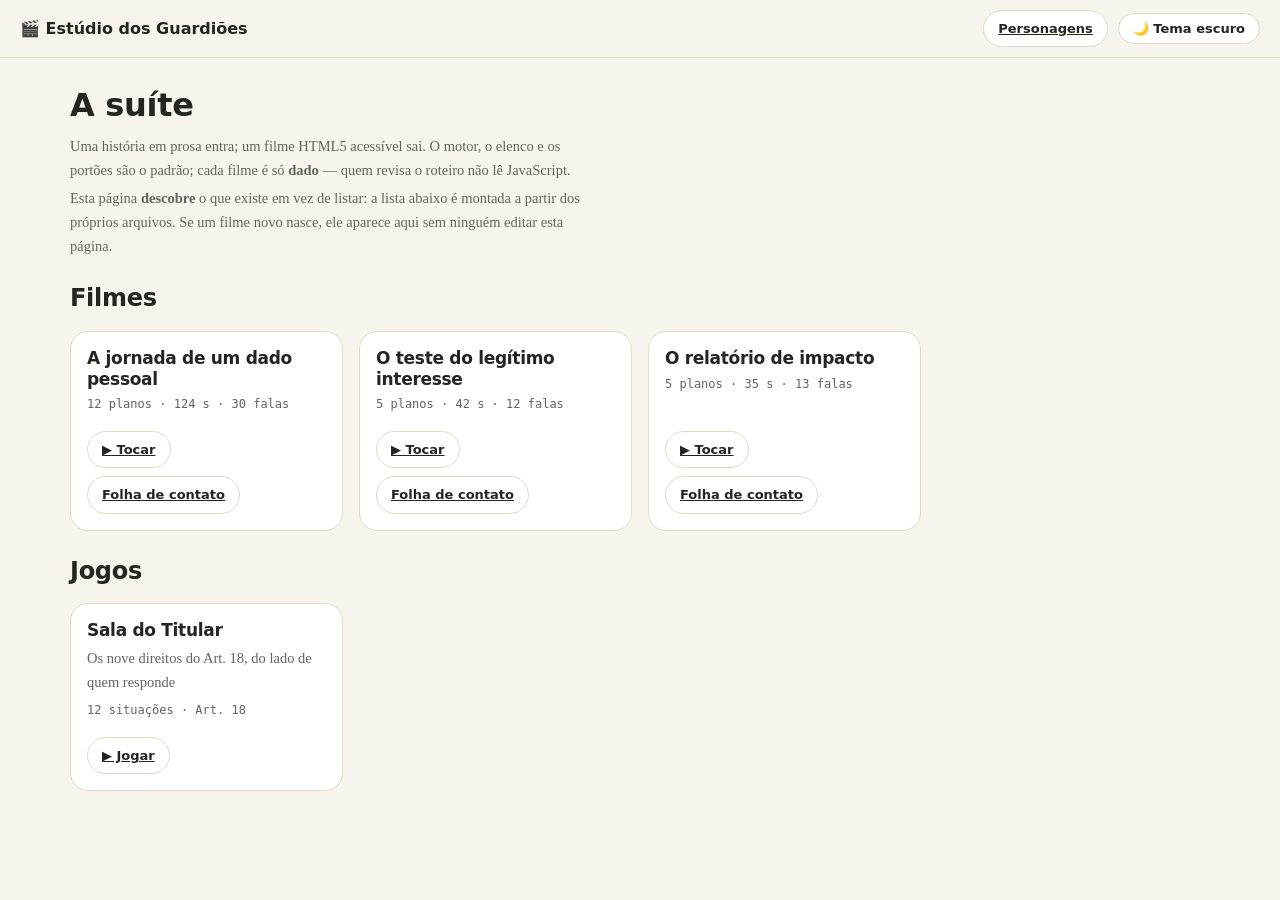
<file: index.html>
<!DOCTYPE html>
<html lang="pt-BR">
<head>
<meta charset="UTF-8">
<meta name="viewport" content="width=device-width, initial-scale=1.0">
<title>Estúdio dos Guardiões — a suíte</title>
<meta name="description" content="A suíte que transforma uma história em prosa num filme HTML5 acessível, com os cinco guardiões da governança e o Dado.">
<link rel="icon" href="data:image/svg+xml,<svg xmlns=%22http://www.w3.org/2000/svg%22 viewBox=%220 0 100 100%22><text y=%22.9em%22 font-size=%2290%22>🎬</text></svg>">
<link rel="stylesheet" href="motor/css/estudio.css">
<link rel="stylesheet" href="motor/css/personagens.css">
<style>
  .grade{display:grid;gap:16px;grid-template-columns:repeat(auto-fill,minmax(260px,1fr));margin-top:18px}
  .cartao{border:1px solid var(--est-line);border-radius:var(--est-radius-lg);
    background:var(--est-surface);padding:16px;display:flex;flex-direction:column;gap:6px}
  .cartao h3{margin:0;font-size:17px}
  .cartao .meta{font-family:var(--est-mono);font-size:12px;color:var(--est-ink-soft)}
  .cartao .acoes{margin-top:auto;padding-top:10px;display:flex;gap:8px;flex-wrap:wrap}
</style>
</head>
<body>

<header class="est-top">
  <span class="est-marca">🎬 Estúdio dos <strong>Guardiões</strong></span>
  <a class="est-btn" href="paginas/personagens.html">Personagens</a>
  <button class="est-btn" id="btTema" aria-pressed="false">🌙 Tema escuro</button>
</header>

<main class="est-wrap">
  <h1>A suíte</h1>
  <p class="est-nota" style="max-width:74ch;margin:10px 0 4px">
    Uma história em prosa entra; um filme HTML5 acessível sai. O motor, o elenco e os
    portões são o padrão; cada filme é só <strong>dado</strong> — quem revisa o roteiro
    não lê JavaScript.
  </p>
  <p class="est-nota" style="max-width:74ch;margin:0 0 6px">
    Esta página <strong>descobre</strong> o que existe em vez de listar: a lista abaixo é
    montada a partir dos próprios arquivos. Se um filme novo nasce, ele aparece aqui sem
    ninguém editar esta página.
  </p>

  <h2 style="margin-top:26px">Filmes</h2>
  <div class="grade" id="filmes"></div>

  <h2 style="margin-top:26px">Jogos</h2>
  <div class="grade" id="jogos"></div>

  <p class="est-vh" id="status" role="status"></p>
</main>

<script src="motor/js/interp.js"></script>
<script src="motor/js/rig.js"></script>
<script src="motor/js/rigs/dado.rig.js"></script>
<script src="motor/js/rigs/raposa.rig.js"></script>
<script src="motor/js/rigs/coruja.rig.js"></script>
<script src="motor/js/rigs/aguia.rig.js"></script>
<script src="motor/js/rigs/tartaruga.rig.js"></script>
<script src="motor/js/rigs/elefante.rig.js"></script>
<script src="motor/js/props.js"></script>
<script src="motor/js/cenarios.js"></script>
<script src="motor/js/palco.js"></script>
<script src="motor/js/filme.js"></script>
<script src="motor/js/carregador.js"></script>
<script src="suite.conf.js"></script>
<script src="catalogo.js"></script>
<script>
(function () {
  /* O catalogo e DERIVADO do disco por ci/sincronizar_readme.py, e um fiscal
     reprova quando ele diverge. Escrever a lista a mao aqui seria uma segunda
     descricao do diretorio -- envelheceria no primeiro filme novo. */
  var cat = window.ESTUDIO_CATALOGO || { filmes: [], jogos: [] };

  function cartao(dest, item, href, meta) {
    var a = document.createElement('article');
    a.className = 'cartao';
    var h = document.createElement('h3');
    h.textContent = item.titulo;
    a.appendChild(h);
    if (item.subtitulo) {
      var s = document.createElement('p');
      s.className = 'est-nota';
      s.style.margin = '0';
      s.textContent = item.subtitulo;
      a.appendChild(s);
    }
    var m = document.createElement('p');
    m.className = 'meta';
    m.textContent = meta;
    a.appendChild(m);
    var acoes = document.createElement('div');
    acoes.className = 'acoes';
    href.forEach(function (par) {
      var lk = document.createElement('a');
      lk.className = 'est-btn';
      lk.href = par[1];
      lk.textContent = par[0];
      acoes.appendChild(lk);
    });
    a.appendChild(acoes);
    dest.appendChild(a);
  }

  cat.filmes.forEach(function (f) {
    cartao(document.getElementById('filmes'), f,
           [['▶ Tocar', 'paginas/player.html?filme=' + f.id],
            ['Folha de contato', 'paginas/folha-de-contato.html?filme=' + f.id]],
           f.planos + ' planos · ' + f.duracao + ' s · ' + f.legendas + ' falas');
  });
  cat.jogos.forEach(function (j) {
    cartao(document.getElementById('jogos'), j,
           [['▶ Jogar', 'paginas/jogo.html?jogo=' + j.id]],
           j.situacoes + ' situações · Art. ' + j.artigo);
  });

  document.getElementById('btTema').addEventListener('click', function () {
    var lig = this.getAttribute('aria-pressed') !== 'true';
    this.setAttribute('aria-pressed', String(lig));
    this.textContent = lig ? '☀️ Tema claro' : '🌙 Tema escuro';
    document.documentElement.setAttribute('data-theme', lig ? 'dark' : 'light');
    document.getElementById('status').textContent = lig ? 'Tema escuro' : 'Tema claro';
  });
  document.body.setAttribute('data-pronto', 'sim');
})();
</script>
</body>
</html>
</file>
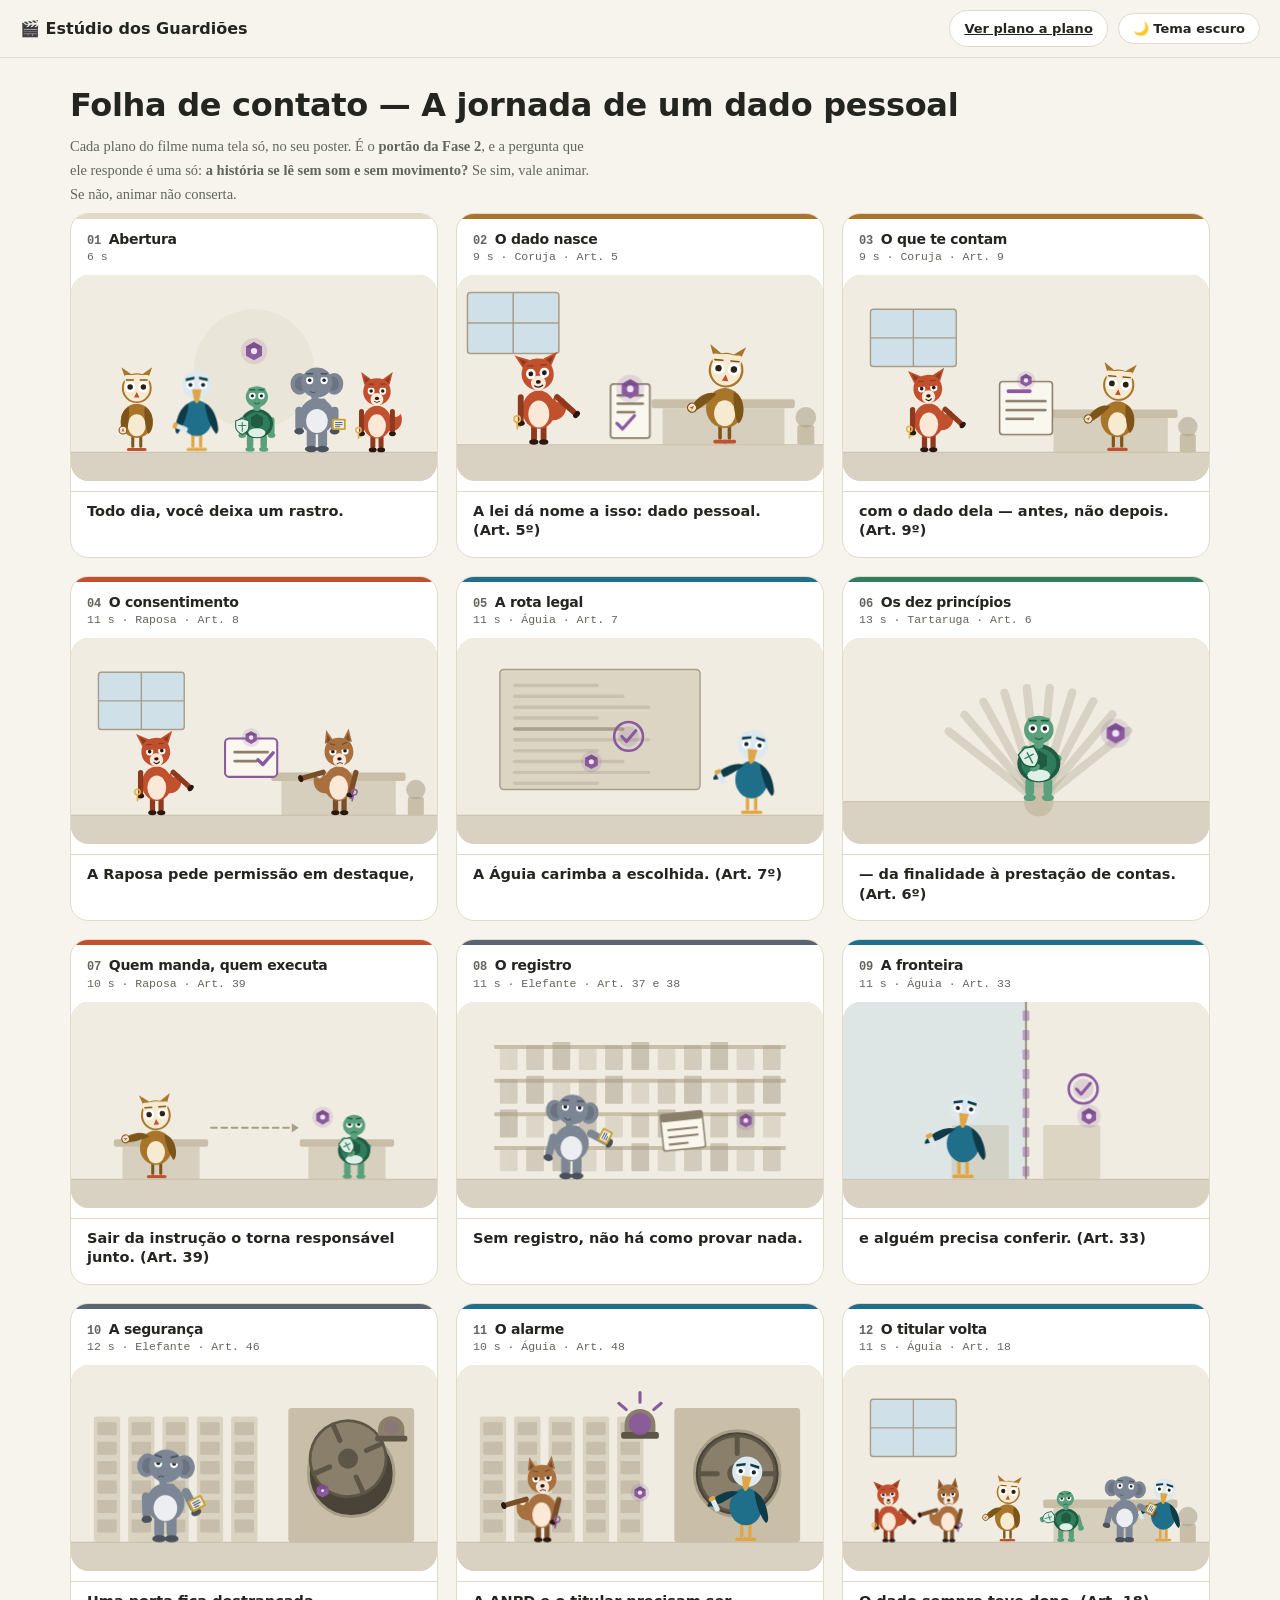
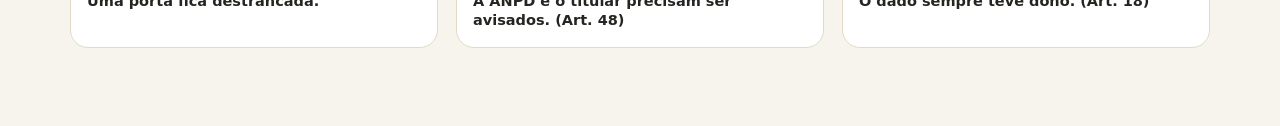
<file: paginas/folha-de-contato.html>
<!DOCTYPE html>
<html lang="pt-BR">
<head>
<meta charset="UTF-8">
<meta name="viewport" content="width=device-width, initial-scale=1.0">
<title>Folha de contato — A jornada de um dado pessoal</title>
<meta name="description" content="Os 12 planos do filme dos Guardiões numa tela só, cada um no seu poster, com legenda, guardião responsável e artigo da LGPD.">
<link rel="icon" href="data:image/svg+xml,<svg xmlns=%22http://www.w3.org/2000/svg%22 viewBox=%220 0 100 100%22><text y=%22.9em%22 font-size=%2290%22>🎬</text></svg>">
<link rel="stylesheet" href="../motor/css/estudio.css">
<link rel="stylesheet" href="../motor/css/personagens.css">
<style>
  .contato{display:grid;gap:18px;grid-template-columns:repeat(auto-fill,minmax(330px,1fr))}
  .est-quadro h3{display:flex;gap:8px;align-items:baseline;margin:0}
  .est-quadro .num{font-family:var(--est-mono);font-size:12px;color:var(--est-ink-soft)}
  .est-quadro .leg{padding:10px 16px 16px;font-family:var(--est-head);font-weight:700;
    font-size:14.5px;line-height:1.35;white-space:pre-line;border-top:1px solid var(--est-line);
    margin-top:10px}
  .est-quadro .leg small{display:block;font-family:var(--est-mono);font-weight:600;
    font-size:11.5px;color:var(--est-ink-soft);margin-top:6px;white-space:normal}
  .barra{height:5px}
</style>
</head>
<body>

<header class="est-top">
  <a class="est-marca" href="../index.html">🎬 Estúdio dos <strong>Guardiões</strong></a>
  <a class="est-btn" id="lkPlayer" href="player.html">Ver plano a plano</a>
  <button class="est-btn" id="btTema" aria-pressed="false">🌙 Tema escuro</button>
</header>

<main class="est-wrap">
  <h1 id="h1">Folha de contato</h1>
  <p class="est-nota" style="margin:10px 0 6px;max-width:72ch">
    Cada plano do filme numa tela só, no seu poster. É o <strong>portão da Fase 2</strong>, e a pergunta que ele responde é uma só:
    <strong>a história se lê sem som e sem movimento?</strong> Se sim, vale animar. Se não,
    animar não conserta.
  </p>
  <div class="contato" id="contato"></div>
</main>

<script src="../motor/js/interp.js"></script>
<script src="../motor/js/rig.js"></script>
<script src="../motor/js/rigs/dado.rig.js"></script>
<script src="../motor/js/rigs/raposa.rig.js"></script>
<script src="../motor/js/rigs/coruja.rig.js"></script>
<script src="../motor/js/rigs/aguia.rig.js"></script>
<script src="../motor/js/rigs/tartaruga.rig.js"></script>
<script src="../motor/js/rigs/elefante.rig.js"></script>
<script src="../motor/js/props.js"></script>
<script src="../motor/js/cenarios.js"></script>
<script src="../motor/js/palco.js"></script>
<script src="../motor/js/filme.js"></script>
<script src="../motor/js/carregador.js"></script>
<script src="../suite.conf.js"></script>
<script>
(function () {
  'use strict';
  var qual = (location.search.match(/[?&]filme=([\w-]+)/) || [])[1]
             || (window.ESTUDIO_CONF || {}).filmePadrao;
  var alvo = document.getElementById('contato');
  var filmes = [];

  function fatal(msg) {
    var d = document.createElement('div');
    d.className = 'est-erro-fatal';
    d.setAttribute('role', 'alert');
    d.setAttribute('tabindex', '-1');
    d.textContent = 'Estúdio — o roteiro não pôde ser lido:\n\n' + msg;
    (document.querySelector('.est-wrap') || document.body).prepend(d);
    d.focus();
  }

  Estudio.carregarFilme(qual, '../').then(function () {
    /* Um Filme por quadro: cada um monta o proprio elenco e renderiza um t
       diferente. renderizar(t) e puro, entao nenhum quadro depende da ordem
       em que os outros foram desenhados. */
    var molde = Estudio.Filme.carregar(qual, {});
    document.title = 'Folha de contato — ' + molde.titulo;
    document.getElementById('h1').textContent = 'Folha de contato — ' + molde.titulo;
    document.getElementById('lkPlayer').href = 'player.html?filme=' + qual;

    molde.planos.forEach(function (P, k) {
      var art = document.createElement('article');
      art.className = 'est-quadro';
      var cor = P.guardiao ? 'var(--rig-' + P.guardiao + ')' : 'var(--est-line)';
      var barra = document.createElement('div');
      barra.className = 'barra';
      barra.style.background = cor;
      art.appendChild(barra);
      var h = document.createElement('h3');
      var num = document.createElement('span');
      num.className = 'num';
      num.textContent = String(k + 1).padStart(2, '0');
      h.appendChild(num);
      h.appendChild(document.createTextNode(P.titulo));
      art.appendChild(h);
      var selo = document.createElement('div');
      selo.className = 'selo';
      /* O id do guardiao E o id do rig -- o mapa de identidade que existia
         aqui so escondia esse fato e envelhecia com o elenco. */
      var g = P.guardiao ? Estudio.Rig.definicao(P.guardiao) : null;
      selo.textContent = P.dur + ' s' +
        (g ? ' · ' + g.nome : '') +
        (P.arts.length ? ' · Art. ' + P.arts.join(' e ') : '');
      art.appendChild(selo);
      var box = document.createElement('div');
      art.appendChild(box);
      var leg = document.createElement('div');
      leg.className = 'leg';
      art.appendChild(leg);
      alvo.appendChild(art);

      var palco = Estudio.Palco.criar(box);
      var f = Estudio.Filme.carregar(qual, { palco: palco });
      f.renderizar(P.poster);
      filmes.push(f);
      var L = f.legendaEm(P.poster) || f.legendas.filter(function (x) { return x.plano === P.id; })[0];
      leg.textContent = L ? L.txt : '—';
    });

    document.getElementById('btTema').addEventListener('click', function () {
      var lig = this.getAttribute('aria-pressed') !== 'true';
      this.setAttribute('aria-pressed', String(lig));
      this.textContent = lig ? '☀️ Tema claro' : '🌙 Tema escuro';
      document.documentElement.setAttribute('data-theme', lig ? 'dark' : 'light');
      filmes.forEach(function (f) { f.tema(lig ? 'escuro' : 'claro'); });
    });
    window.ESTUDIO_CONTATO = filmes;
    document.body.setAttribute('data-pronto', 'sim');
  }).catch(function (e) { fatal(e.message); });
})();
</script>
</body>
</html>
</file>
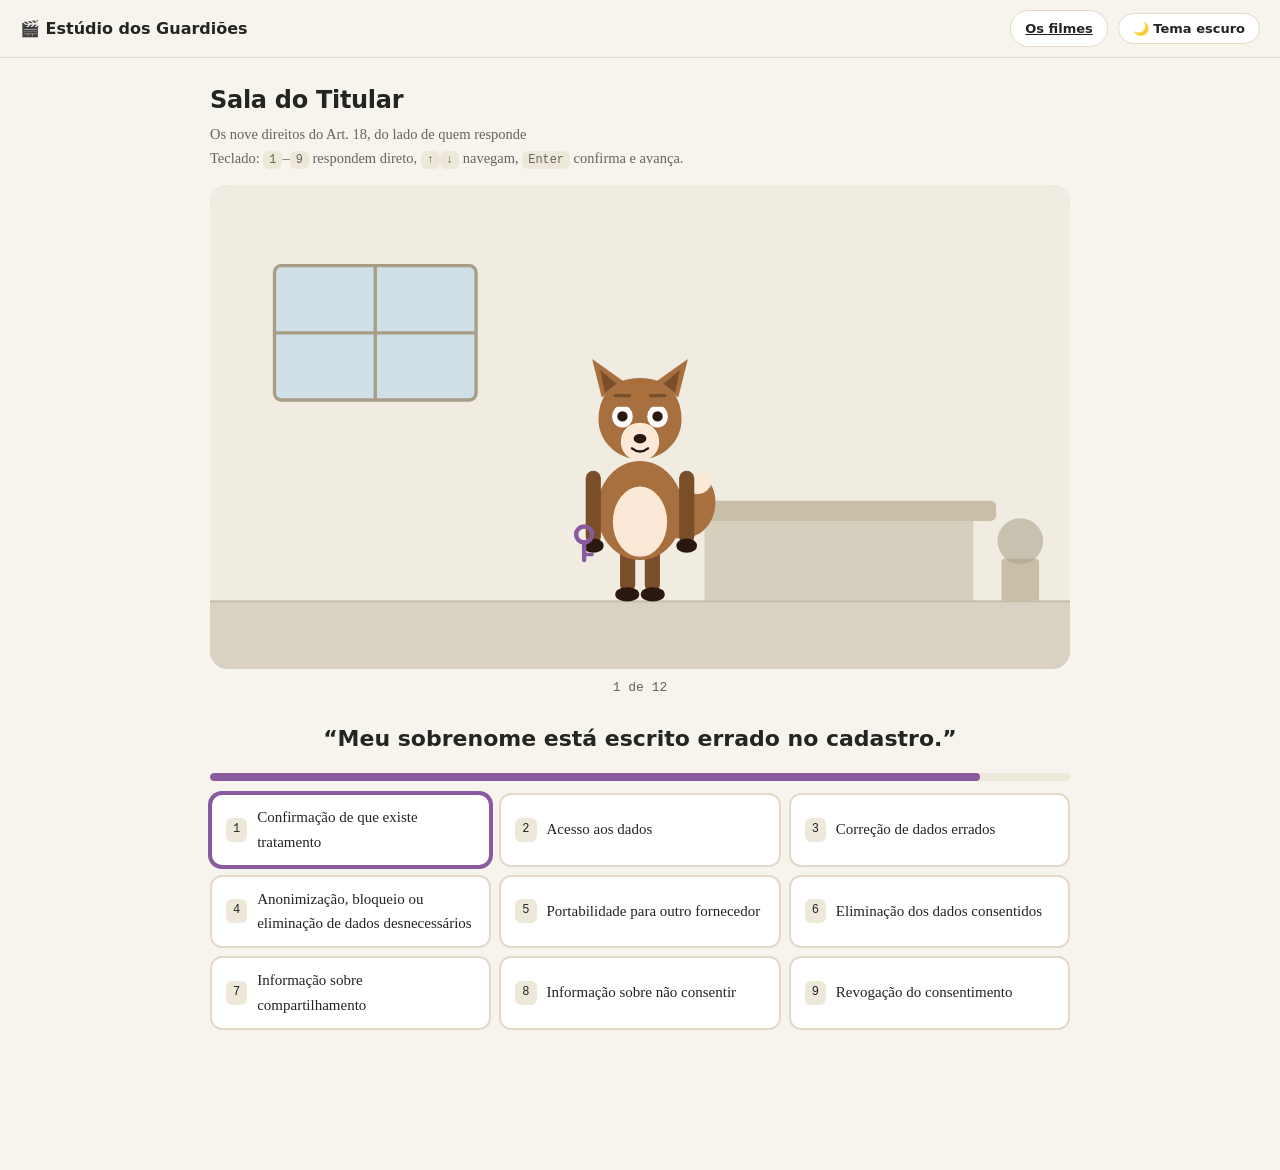
<file: paginas/jogo.html>
<!DOCTYPE html>
<html lang="pt-BR">
<head>
<meta charset="UTF-8">
<meta name="viewport" content="width=device-width, initial-scale=1.0">
<title>Jogo — Estúdio dos Guardiões</title>
<meta name="description" content="Jogo: você é o Encarregado e roteia cada pedido do titular para o direito certo, entre os nove do Art. 18 da LGPD.">
<link rel="icon" href="data:image/svg+xml,<svg xmlns=%22http://www.w3.org/2000/svg%22 viewBox=%220 0 100 100%22><text y=%22.9em%22 font-size=%2290%22>🦊</text></svg>">
<link rel="stylesheet" href="../motor/css/estudio.css">
<link rel="stylesheet" href="../motor/css/personagens.css">
</head>
<body>

<header class="est-top">
  <a class="est-marca" href="../index.html">🎬 Estúdio dos <strong>Guardiões</strong></a>
  <a class="est-btn" href="player.html">Os filmes</a>
  <button class="est-btn" id="btTema" aria-pressed="false">🌙 Tema escuro</button>
</header>

<main class="est-wrap" style="max-width:900px">
  <h1 style="font-size:24px" id="h1">…</h1>
  <p class="est-nota" style="margin:8px 0 14px">
    <span id="sub"></span><br>
    Teclado: <kbd>1</kbd>–<kbd>9</kbd> respondem direto, <kbd>↑</kbd><kbd>↓</kbd> navegam,
    <kbd>Enter</kbd> confirma e avança.
  </p>

  <div id="palco"></div>
  <p class="est-tempo" id="contador" style="text-align:center;margin-top:8px"></p>
  <p class="est-pedido" id="pedido"></p>
  <div class="est-prazo" id="prazo"></div>
  <div class="est-opcoes" id="opcoes" role="group" aria-label="Os nove direitos do Art. 18"></div>
  <p class="est-feedback" id="feedback"></p>

  <section id="fim" class="est-card" tabindex="-1" hidden>
    <h2 style="font-size:19px">Fim do plantão</h2>
    <p id="placar"></p>
    <p class="est-nota">
      O texto de cada direito é o literal da lei, conferido byte a byte contra a fonte
      canônica que <code>lei.lock</code> ancora.
    </p>
    <p><a class="est-btn" id="deNovo" href="jogo.html">Jogar de novo</a></p>
  </section>

  <p class="est-vh" id="status" role="status"></p>
</main>

<script src="../motor/js/interp.js"></script>
<script src="../motor/js/rig.js"></script>
<script src="../motor/js/rigs/raposa.rig.js"></script>
<script src="../motor/js/cenarios.js"></script>
<script src="../motor/js/palco.js"></script>
<script src="../motor/js/relogio.js"></script>
<script src="../motor/js/carregador.js"></script>
<script src="../motor/js/jogo.js"></script>
<script src="../suite.conf.js"></script>
<script>
(function () {
  var qual = (location.search.match(/[?&]jogo=([\w-]+)/) || [])[1]
             || (window.ESTUDIO_CONF || {}).jogoPadrao;
  var semente = (location.search.match(/[?&]semente=(\d+)/) || [])[1];

  function fatal(msg) {
    var d = document.createElement('div');
    d.className = 'est-erro-fatal';
    d.setAttribute('role', 'alert');
    d.setAttribute('tabindex', '-1');
    d.textContent = 'Estúdio — não foi possível abrir o jogo:\n\n' + msg;
    (document.querySelector('.est-wrap') || document.body).prepend(d);
    d.focus();
  }

  if (!qual) { fatal('Nenhum jogo pedido. Use ?jogo=<id>.'); return; }

  Estudio.carregarJogo(qual, '../').then(function () {
    var j = Estudio.Jogo({
      jogo: qual, palco: 'palco', pedido: 'pedido', opcoes: 'opcoes',
      prazo: 'prazo', feedback: 'feedback', status: 'status', contador: 'contador',
      fim: 'fim', placar: 'placar',
      semente: semente ? parseInt(semente, 10) : undefined
    });
    document.title = j.dados.titulo + ' — Estúdio dos Guardiões';
    document.getElementById('h1').textContent = j.dados.titulo;
    document.getElementById('sub').textContent = j.dados.subtitulo || '';
    document.getElementById('deNovo').href = 'jogo.html?jogo=' + qual;
    document.getElementById('btTema').addEventListener('click', function () {
      var lig = this.getAttribute('aria-pressed') !== 'true';
      this.setAttribute('aria-pressed', String(lig));
      this.textContent = lig ? '☀️ Tema claro' : '🌙 Tema escuro';
      document.documentElement.setAttribute('data-theme', lig ? 'dark' : 'light');
      j.dpo.tema(lig ? 'escuro' : 'claro');
    });
    window.ESTUDIO_JOGO = j;
    document.body.setAttribute('data-pronto', 'sim');
  }).catch(function (e) { fatal(e.message); });
})();
</script>
</body>
</html>
</file>
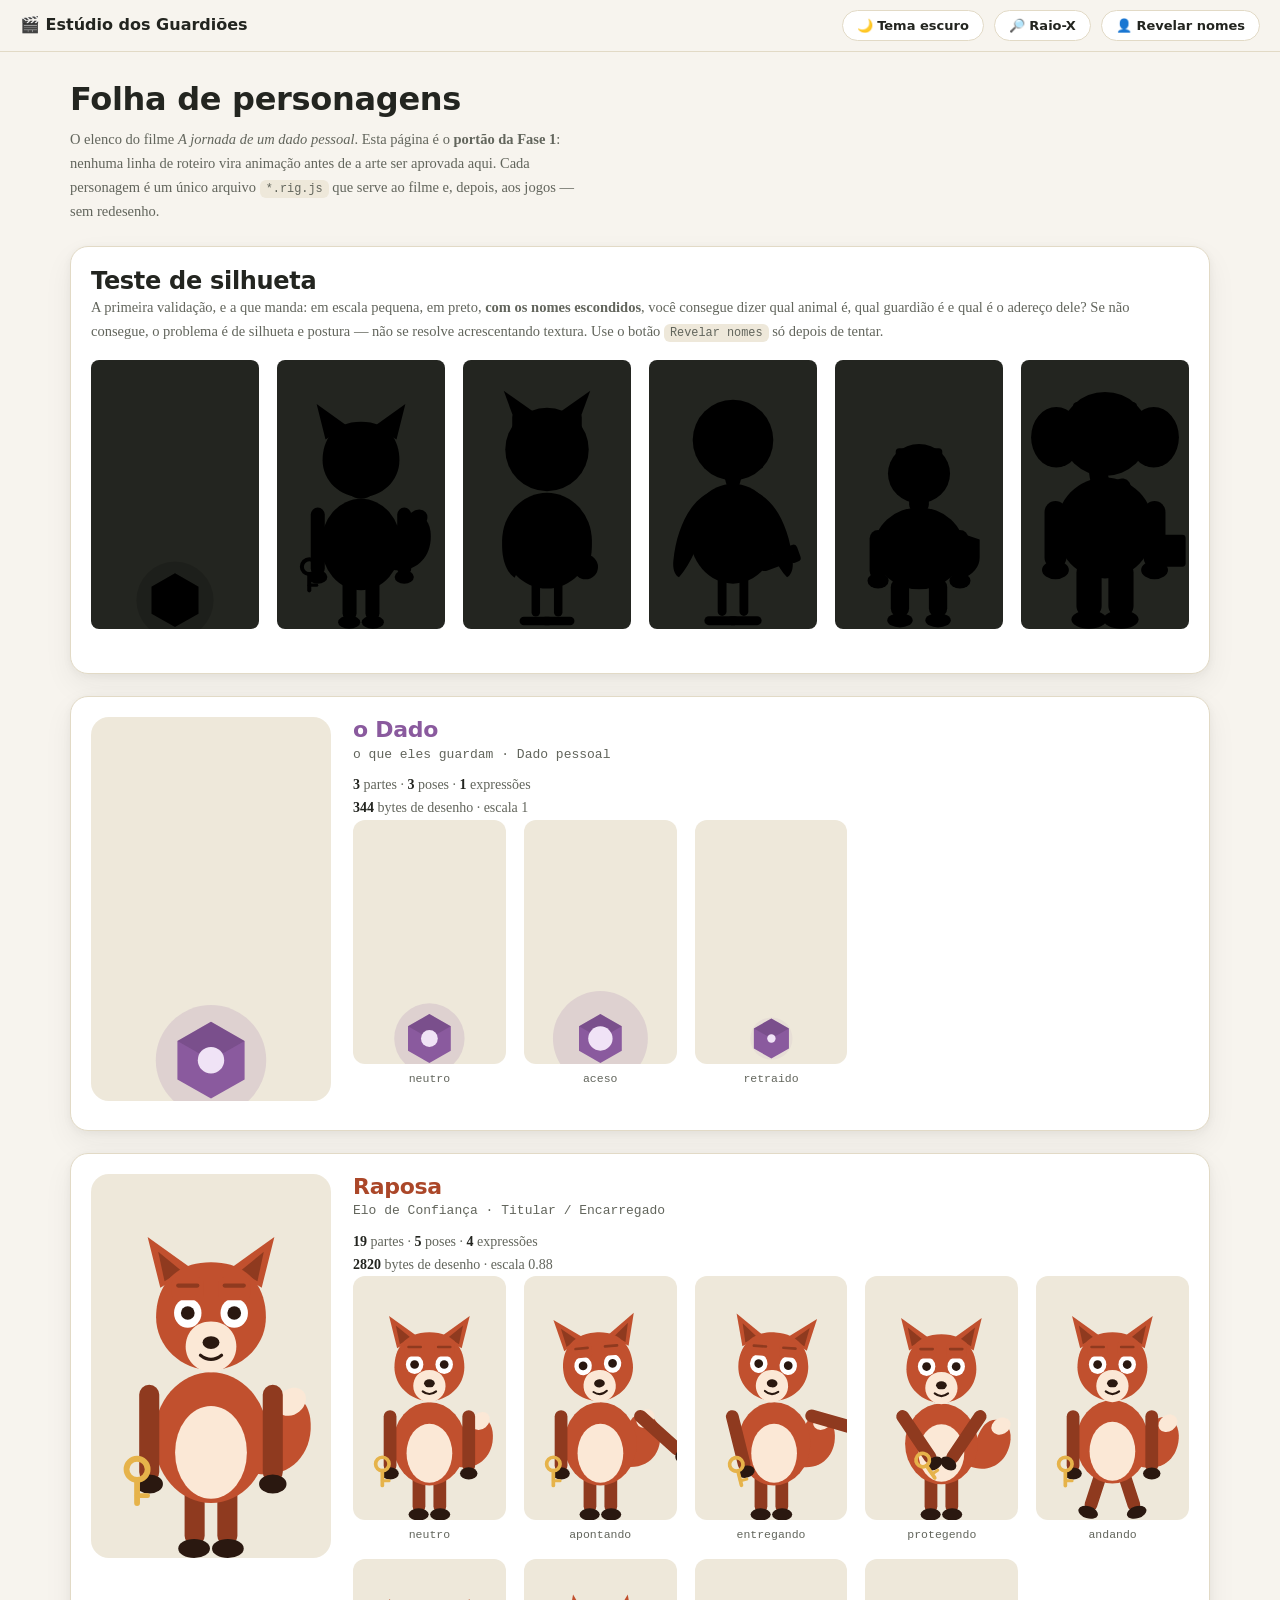
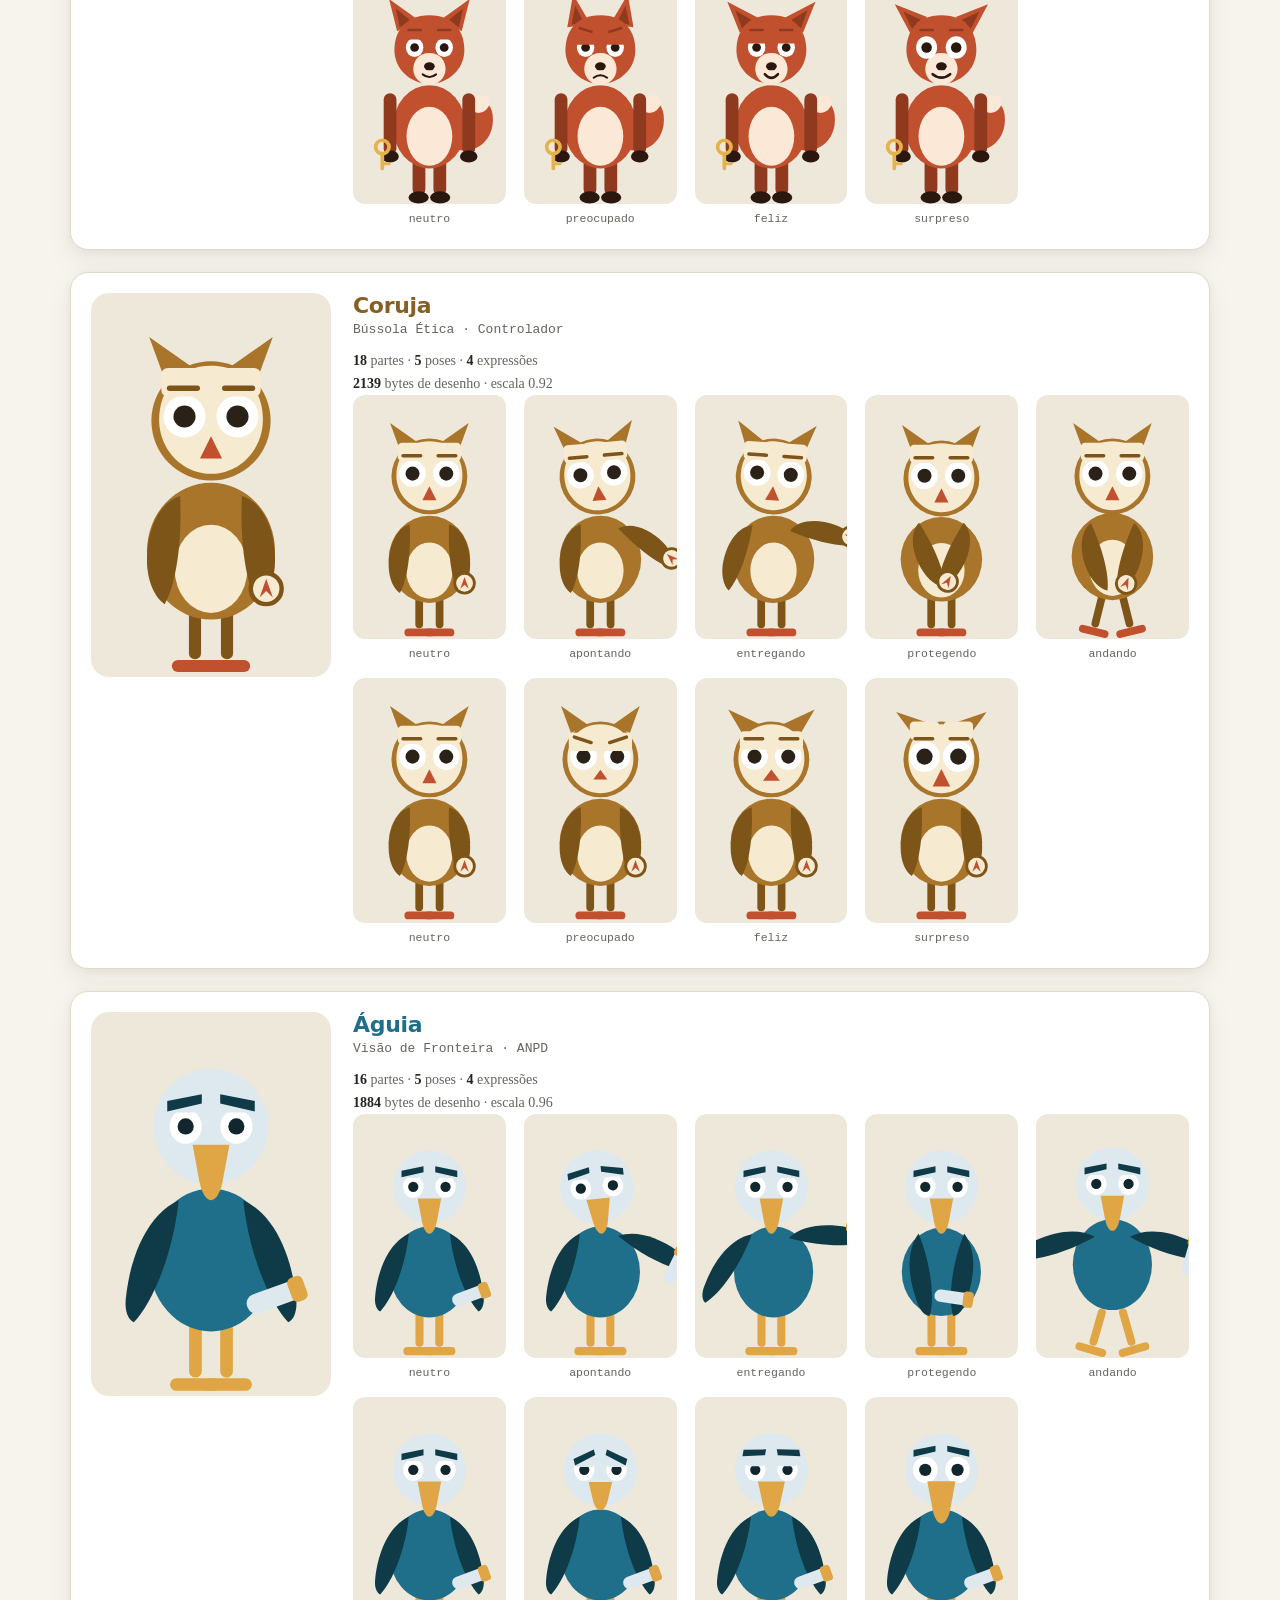
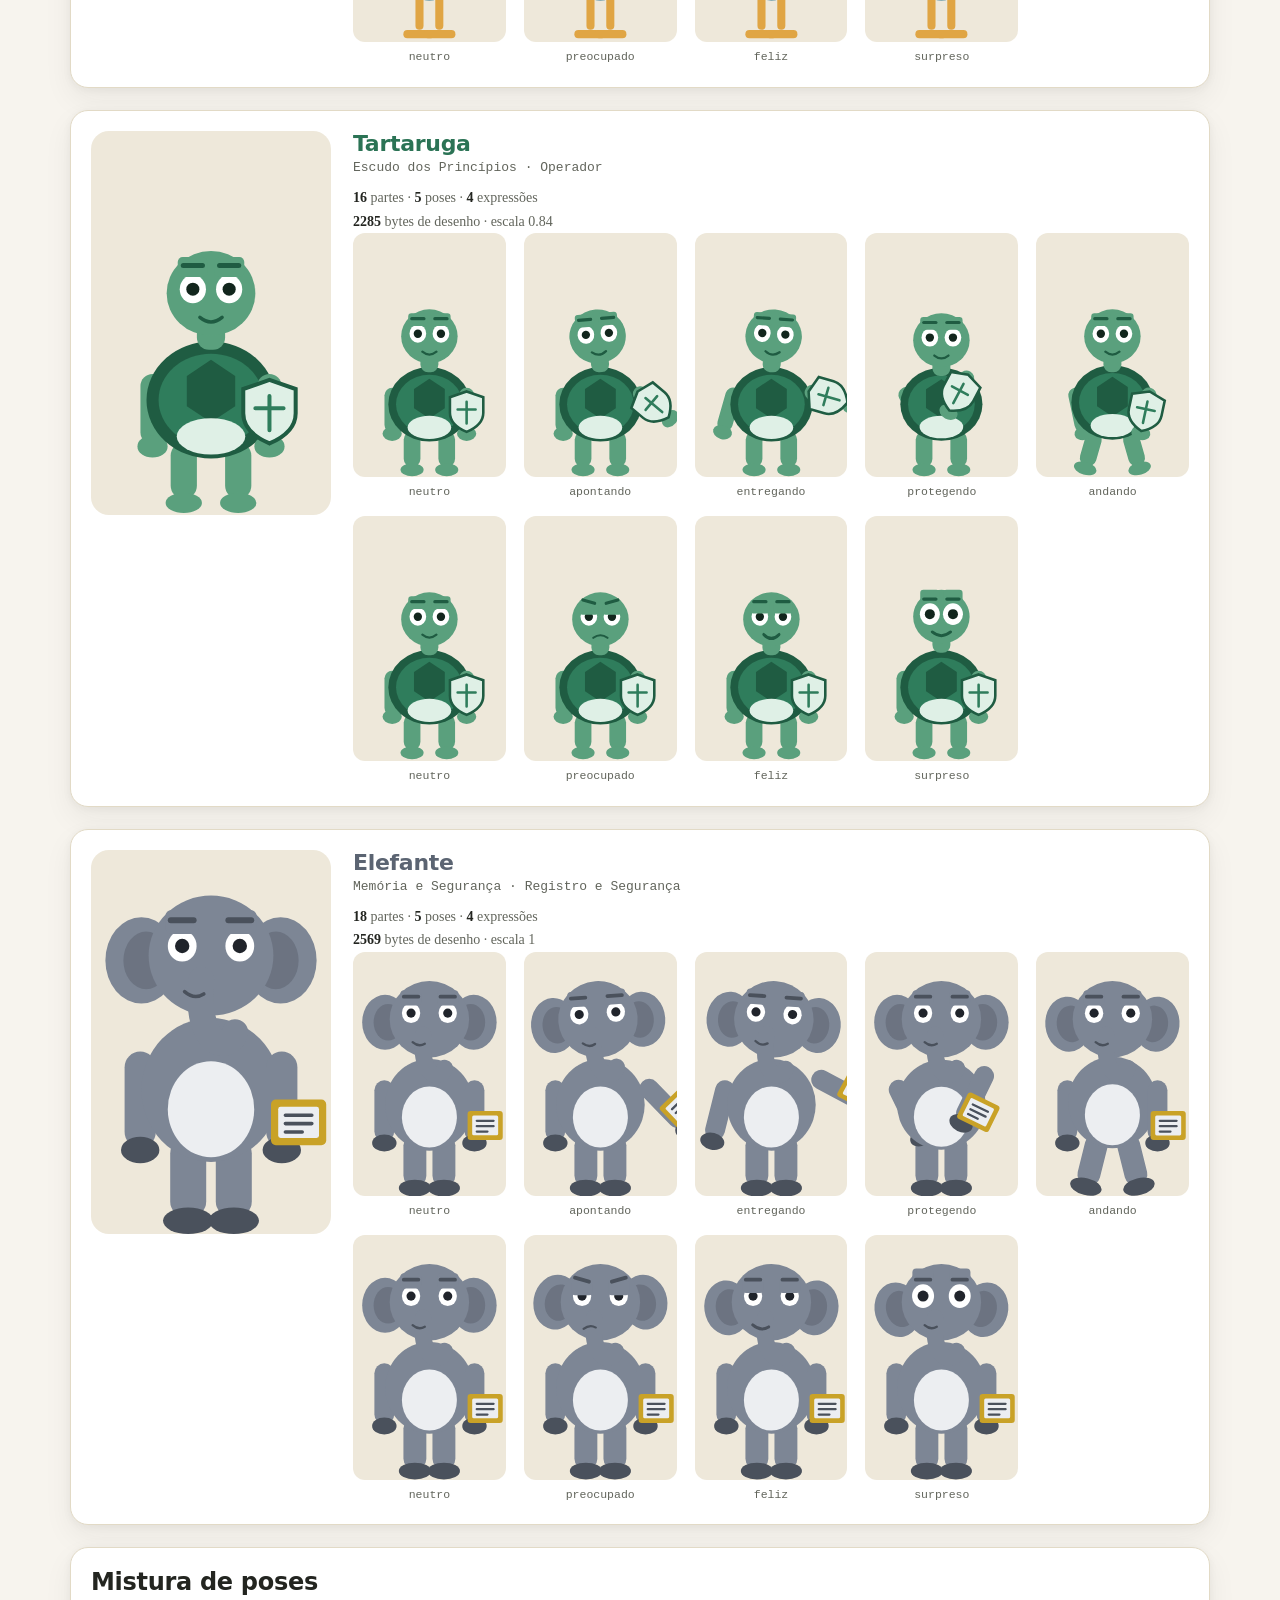
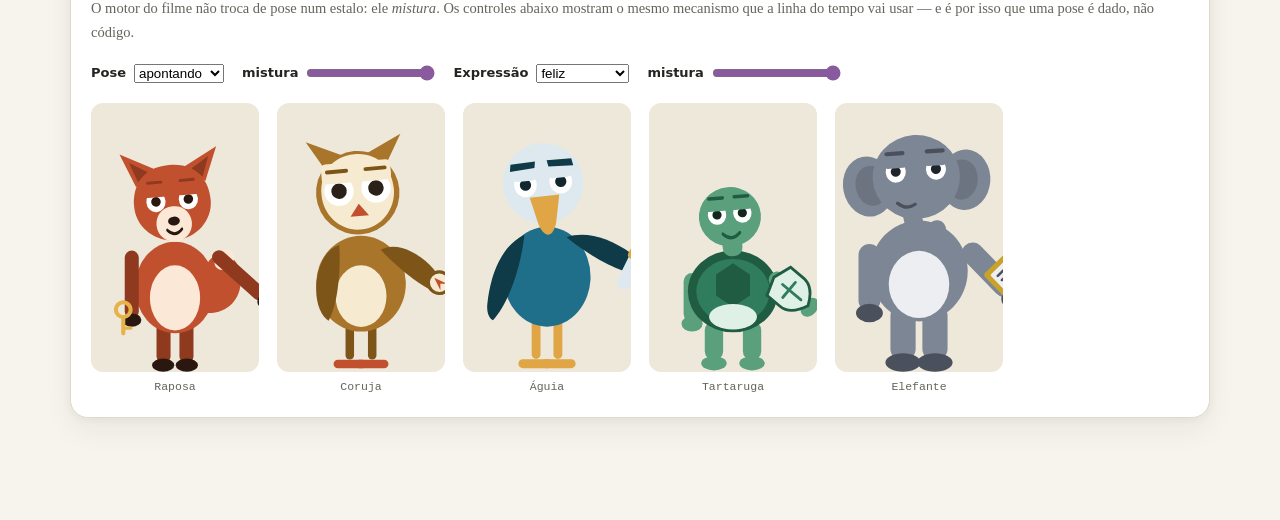
<file: paginas/personagens.html>
<!DOCTYPE html>
<html lang="pt-BR">
<head>
<meta charset="UTF-8">
<meta name="viewport" content="width=device-width, initial-scale=1.0">
<title>Folha de personagens — Estúdio dos Guardiões</title>
<meta name="description" content="O elenco do Estúdio dos Guardiões: os cinco guardiões e o Dado, de corpo inteiro, com todas as poses e expressões, modo raio-X e teste de silhueta.">
<link rel="icon" href="data:image/svg+xml,<svg xmlns=%22http://www.w3.org/2000/svg%22 viewBox=%220 0 100 100%22><text y=%22.9em%22 font-size=%2290%22>🎬</text></svg>">
<link rel="stylesheet" href="../motor/css/estudio.css">
<link rel="stylesheet" href="../motor/css/personagens.css">
<style>
  .grade{display:grid;gap:18px;grid-template-columns:repeat(auto-fill,minmax(150px,1fr))}
  .verba{display:flex;flex-direction:column;align-items:center;gap:6px}
  .verba svg{width:100%;height:auto;background:var(--est-bg-soft);border-radius:var(--est-radius)}
  .verba figcaption{font-family:var(--est-mono);font-size:11.5px;color:var(--est-ink-soft)}
  .ficha{display:grid;gap:22px;grid-template-columns:minmax(180px,240px) 1fr;align-items:start}
  @media (max-width:640px){.ficha{grid-template-columns:1fr}}
  .ficha h2{font-size:22px} .ficha .selo{font-size:13px;font-family:var(--est-mono)}
  .retrato{background:var(--est-bg-soft);border-radius:var(--est-radius-lg);width:100%;height:auto}
  .meta{list-style:none;font-size:14px;color:var(--est-ink-soft);margin-top:8px}
  .meta b{color:var(--est-ink);font-weight:700}
  .silhueta .verba svg{background:var(--est-ink);border-radius:8px}
  .silhueta .verba svg .est-rig{filter:brightness(0)}
  .silhueta figcaption{visibility:hidden}
  .silhueta.revelar figcaption{visibility:visible}
  .sliders{display:flex;gap:18px;flex-wrap:wrap;align-items:center;font-size:14px}
  .sliders label{display:flex;gap:8px;align-items:center;font-family:var(--est-head);font-weight:700;font-size:13px}
</style>
</head>
<body>

<header class="est-top">
  <a class="est-marca" href="../index.html">🎬 Estúdio dos <strong>Guardiões</strong></a>
  <button class="est-btn" id="btTema" aria-pressed="false">🌙 Tema escuro</button>
  <button class="est-btn" id="btXray" aria-pressed="false">🔎 Raio-X</button>
  <button class="est-btn" id="btSilhueta" aria-pressed="false">👤 Revelar nomes</button>
</header>

<main class="est-wrap">
  <h1>Folha de personagens</h1>
  <p class="est-nota" style="margin:10px 0 4px;max-width:70ch">
    O elenco do filme <em>A jornada de um dado pessoal</em>. Esta página é o
    <strong>portão da Fase 1</strong>: nenhuma linha de roteiro vira animação antes de a arte
    ser aprovada aqui. Cada personagem é um único arquivo <code>*.rig.js</code> que serve ao
    filme e, depois, aos jogos — sem redesenho.
  </p>

  <section class="est-card">
    <h2>Teste de silhueta</h2>
    <p class="est-nota">
      A primeira validação, e a que manda: em escala pequena, em preto, <strong>com os nomes
      escondidos</strong>, você consegue dizer qual animal é, qual guardião é e qual é o
      adereço dele? Se não consegue, o problema é de silhueta e postura — não se resolve
      acrescentando textura. Use o botão <kbd>Revelar nomes</kbd> só depois de tentar.
    </p>
    <div class="grade silhueta" id="gradeSilhueta" style="margin-top:16px"></div>
  </section>

  <div id="fichas"></div>

  <section class="est-card">
    <h2>Mistura de poses</h2>
    <p class="est-nota">
      O motor do filme não troca de pose num estalo: ele <em>mistura</em>. Os controles abaixo
      mostram o mesmo mecanismo que a linha do tempo vai usar — e é por isso que uma pose é
      dado, não código.
    </p>
    <div class="sliders" style="margin-top:14px">
      <label>Pose <select id="selPose"></select></label>
      <label>mistura <input type="range" id="rgPose" min="0" max="1" step="0.01" value="1"></label>
      <label>Expressão <select id="selExpr"></select></label>
      <label>mistura <input type="range" id="rgExpr" min="0" max="1" step="0.01" value="1"></label>
    </div>
    <div class="grade" id="gradeMistura" style="margin-top:16px"></div>
  </section>
</main>

<script src="../motor/js/interp.js"></script>
<script src="../motor/js/rig.js"></script>
<script src="../motor/js/rigs/dado.rig.js"></script>
<script src="../motor/js/rigs/raposa.rig.js"></script>
<script src="../motor/js/rigs/coruja.rig.js"></script>
<script src="../motor/js/rigs/aguia.rig.js"></script>
<script src="../motor/js/rigs/tartaruga.rig.js"></script>
<script src="../motor/js/rigs/elefante.rig.js"></script>
<script src="../motor/js/personagens.js"></script>
</body>
</html>
</file>
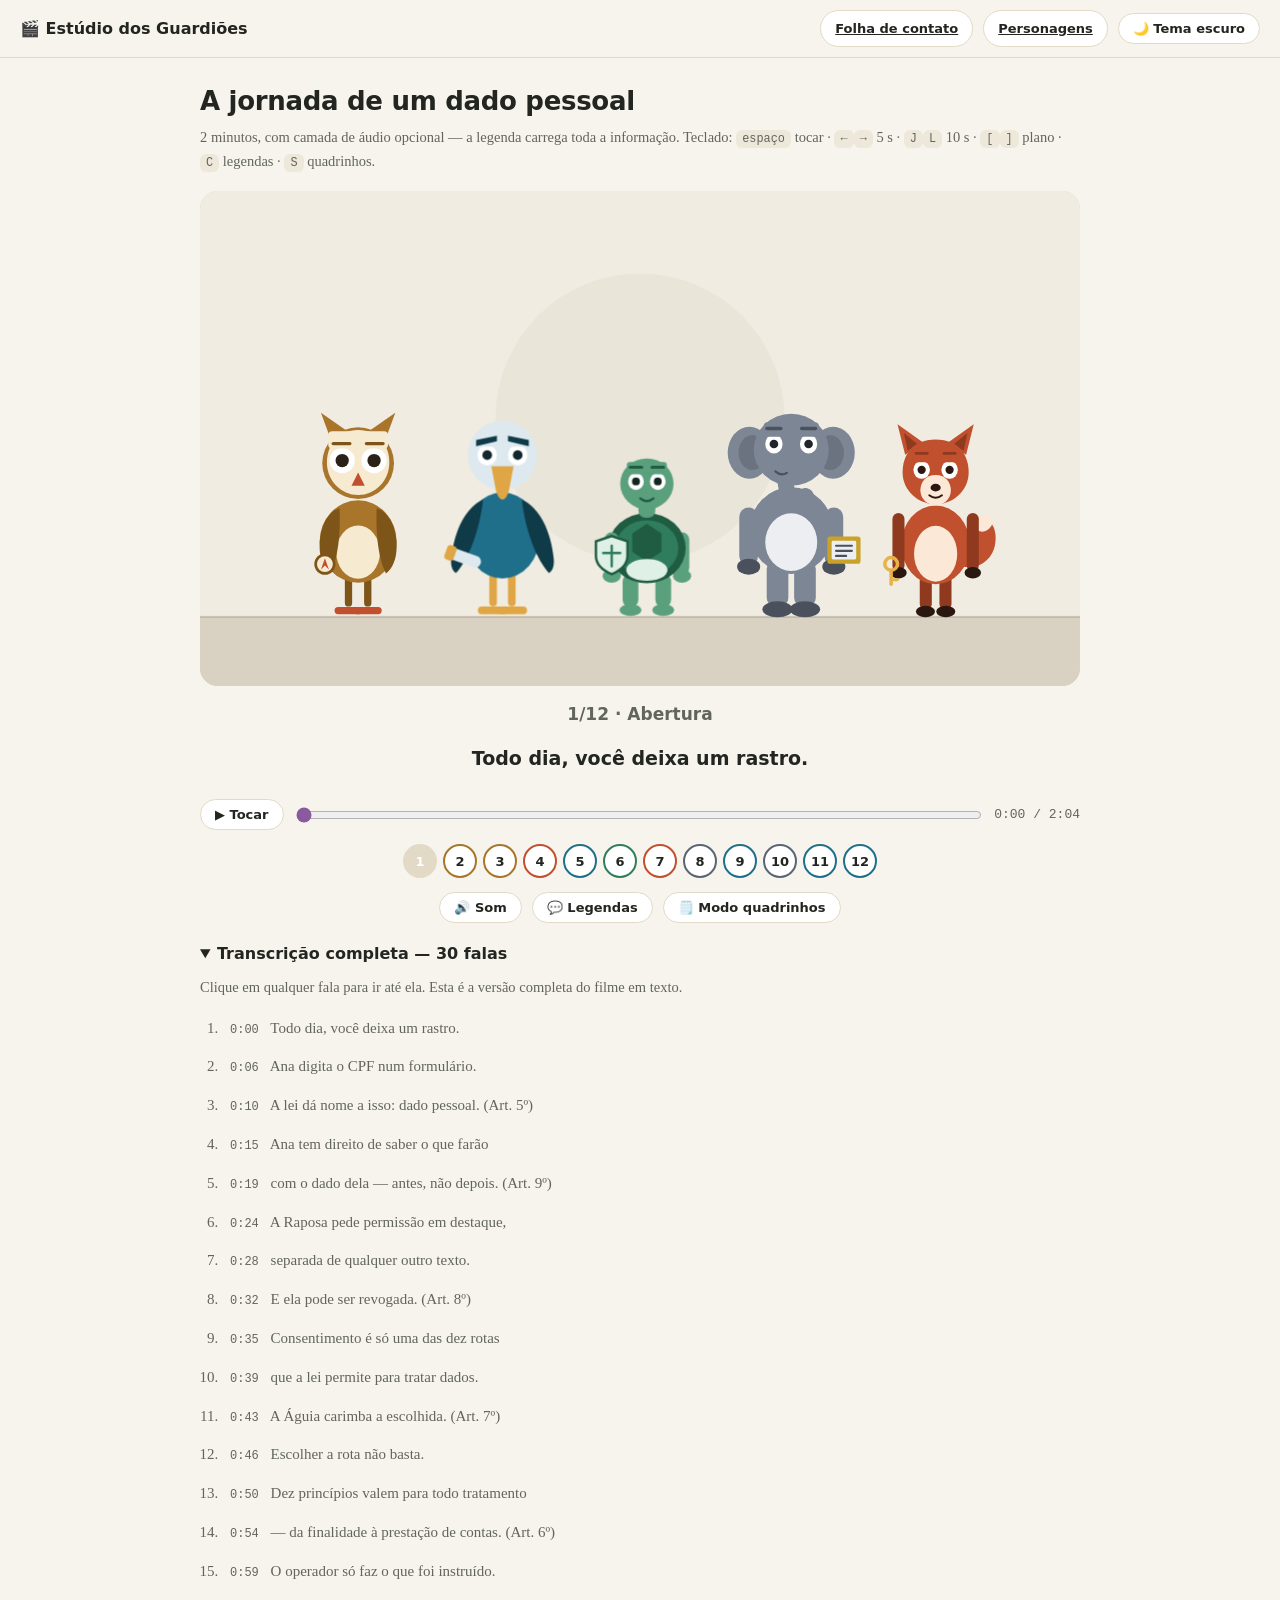
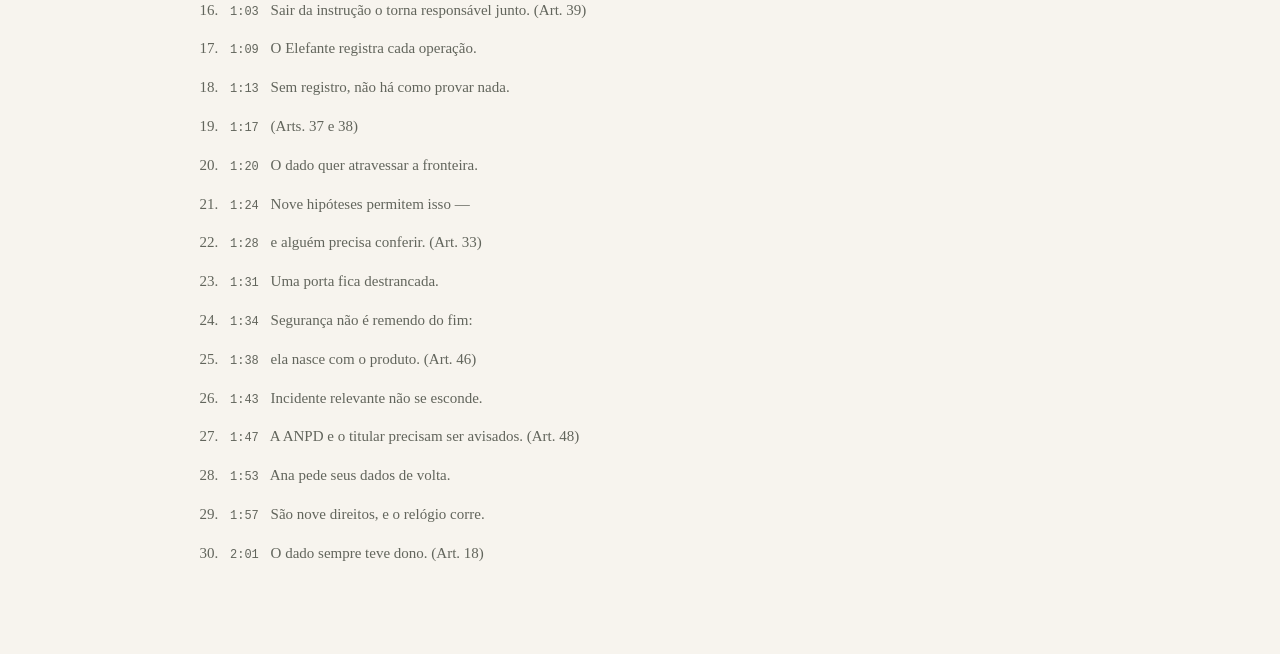
<file: paginas/player.html>
<!DOCTYPE html>
<html lang="pt-BR">
<head>
<meta charset="UTF-8">
<meta name="viewport" content="width=device-width, initial-scale=1.0">
<title>Player — Estúdio dos Guardiões</title>
<meta name="description" content="Toca qualquer filme da suíte: legendas, transcrição completa, régua de planos e modo quadrinhos para quem prefere movimento reduzido.">
<link rel="icon" href="data:image/svg+xml,<svg xmlns=%22http://www.w3.org/2000/svg%22 viewBox=%220 0 100 100%22><text y=%22.9em%22 font-size=%2290%22>🎬</text></svg>">
<link rel="stylesheet" href="../motor/css/estudio.css">
<link rel="stylesheet" href="../motor/css/personagens.css">
<style>
  .regua{display:flex;flex-wrap:wrap;gap:6px;justify-content:center;margin:14px 0}
  .est-marco{--m:var(--est-line);width:34px;height:34px;border-radius:50%;cursor:pointer;
    border:2px solid var(--m);background:var(--est-surface);color:var(--est-ink);
    font-family:var(--est-head);font-weight:800;font-size:13px}
  .est-marco[aria-current="true"]{background:var(--m);color:#fff}
  .est-marco:focus-visible{outline:3px solid var(--est-accent);outline-offset:2px}
  .nav{display:flex;gap:10px;justify-content:center;align-items:center;margin-top:8px}
  .tit{text-align:center;font-family:var(--est-head);font-weight:800;font-size:17px;margin-top:14px}
  details{margin-top:18px} summary{cursor:pointer;font-family:var(--est-head);font-weight:700}
  details ol{margin:12px 0 0 22px;color:var(--est-ink-soft);font-size:15px}
  details li{margin-bottom:6px}
</style>
</head>
<body>

<header class="est-top">
  <a class="est-marca" href="../index.html">🎬 Estúdio dos <strong>Guardiões</strong></a>
  <a class="est-btn" id="lkContato" href="folha-de-contato.html">Folha de contato</a>
  <a class="est-btn" href="personagens.html">Personagens</a>
  <button class="est-btn" id="btTema" aria-pressed="false">🌙 Tema escuro</button>
</header>

<main class="est-wrap" style="max-width:920px">
  <h1 style="font-size:26px" id="h1">…</h1>
  <p class="est-nota" style="margin:8px 0 18px">
    <span id="duracaoTxt"></span>, <span id="audioTxt">sem áudio</span> — a legenda carrega toda a informação. Teclado:
    <kbd>espaço</kbd> tocar · <kbd>←</kbd><kbd>→</kbd> 5 s · <kbd>J</kbd><kbd>L</kbd> 10 s ·
    <kbd>[</kbd><kbd>]</kbd> plano · <kbd>C</kbd> legendas · <kbd>S</kbd> quadrinhos.
  </p>

  <div id="palco"></div>
  <div class="tit" id="titulo"></div>
  <p class="est-legenda" id="legenda"></p>
  <div style="text-align:center"><a class="est-selo" id="selo" hidden></a></div>

  <div class="est-transporte">
    <button class="est-btn" id="btPlay">▶ Tocar</button>
    <input type="range" id="scrub" min="0" max="100" step="0.05" value="0"
           aria-label="Posição no filme">
    <span class="est-tempo" id="tempo">0:00</span>
  </div>
  <div class="regua" id="regua" role="group" aria-label="Planos do filme"></div>
  <div class="nav">
    <button class="est-btn" id="btSom" hidden aria-pressed="false">🔊 Som</button>
    <button class="est-btn" id="btLegendas" aria-pressed="false">💬 Legendas</button>
    <button class="est-btn" id="btModo" aria-pressed="false">🗒️ Modo quadrinhos</button>
  </div>

  <p class="est-vh" id="status" role="status"></p>

  <details open>
    <summary id="sumTrans">Transcrição completa</summary>
    <p class="est-nota" style="margin:8px 0">
      Clique em qualquer fala para ir até ela. Esta é a versão completa do filme em texto.
    </p>
    <div id="transcricao"></div>
  </details>
</main>

<script src="../motor/js/interp.js"></script>
<script src="../motor/js/rig.js"></script>
<script src="../motor/js/rigs/dado.rig.js"></script>
<script src="../motor/js/rigs/raposa.rig.js"></script>
<script src="../motor/js/rigs/coruja.rig.js"></script>
<script src="../motor/js/rigs/aguia.rig.js"></script>
<script src="../motor/js/rigs/tartaruga.rig.js"></script>
<script src="../motor/js/rigs/elefante.rig.js"></script>
<script src="../motor/js/props.js"></script>
<script src="../motor/js/cenarios.js"></script>
<script src="../motor/js/palco.js"></script>
<script src="../motor/js/filme.js"></script>
<script src="../motor/js/relogio.js"></script>
<script src="../motor/js/audio.js"></script>
<script src="../motor/js/chassi.js"></script>
<script src="../motor/js/carregador.js"></script>
<script src="../motor/js/player.js"></script>
<script src="../suite.conf.js"></script>
<script>
(function () {
  /* O motor e o elenco sao fixos e entram estaticos. O FILME nao: o numero
     de filmes da suite e aberto, entao ele chega por id e o carregador o
     traz -- inclusive os adereços que so ele usa. */
  var qual = (location.search.match(/[?&]filme=([\w-]+)/) || [])[1]
             || (window.ESTUDIO_CONF || {}).filmePadrao;

  function fatal(msg) {
    var d = document.createElement('div');
    d.className = 'est-erro-fatal';
    d.setAttribute('role', 'alert');
    d.setAttribute('tabindex', '-1');
    d.textContent = 'Estúdio — não foi possível tocar o filme:\n\n' + msg;
    (document.querySelector('.est-wrap') || document.body).prepend(d);
    d.focus();
  }

  if (!qual) { fatal('Nenhum filme pedido. Use ?filme=<id>.'); return; }

  Estudio.carregarFilme(qual, '../').then(function () {
    var p = Estudio.Player({
      filme: qual, palco: 'palco', legenda: 'legenda', selo: 'selo',
      status: 'status', regua: 'regua', titulo: 'titulo', transcricao: 'transcricao',
      scrub: 'scrub', tempo: 'tempo', btPlay: 'btPlay', btLegendas: 'btLegendas',
      btModo: 'btModo', btSom: 'btSom',
      /* De onde vem a pagina de cada guardiao. Nao e desta suite: a lei e de
         quem a publica, e lei.lock diz quem. */
      baseGuardiao: (window.ESTUDIO_CONF || {}).baseGuardiao || ''
    });
    document.title = p.filme.titulo + ' — Estúdio dos Guardiões';
    document.getElementById('h1').textContent = p.filme.titulo;
    var seg = Math.round(p.filme.duracao);
    document.getElementById('duracaoTxt').textContent =
      seg >= 60 ? (Math.round(seg / 60) + ' minutos') : (seg + ' segundos');
    /* A camada de som é aditiva (CP-004): a nota não mente — diz que há
       camada OPCIONAL quando o filme a declara, e mantém a doutrina de que
       a legenda carrega toda a informação. */
    document.getElementById('audioTxt').textContent =
      p._som ? 'com camada de áudio opcional' : 'sem áudio';
    document.getElementById('sumTrans').textContent =
      'Transcrição completa — ' + p.filme.legendas.length + ' falas';
    document.getElementById('lkContato').href = 'folha-de-contato.html?filme=' + qual;
    document.getElementById('btTema').addEventListener('click', function () {
      var lig = this.getAttribute('aria-pressed') !== 'true';
      this.setAttribute('aria-pressed', String(lig));
      this.textContent = lig ? '☀️ Tema claro' : '🌙 Tema escuro';
      document.documentElement.setAttribute('data-theme', lig ? 'dark' : 'light');
      p.filme.tema(lig ? 'escuro' : 'claro');
      p.irPara(p.t());          /* o tema não mexe no tempo */
    });
    window.ESTUDIO_PLAYER = p;
    document.body.setAttribute('data-pronto', 'sim');
  }).catch(function (e) { fatal(e.message); });
})();
</script>
</body>
</html>
</file>
<file: motor/css/estudio.css>
/* Estúdio dos Guardiões — casca das páginas (player, folha, jogos).
   Tokens próprios com prefixo --est-*. As cores de guardião moram em
   personagens.css, que é o arquivo que o teste de contraste lê. */
:root{
  --est-bg:#f7f4ee; --est-bg-soft:#eee8da; --est-surface:#ffffff;
  --est-ink:#232520; --est-ink-soft:#62655c; --est-line:#e2dac6;
  --est-accent:#8a5a9e; --est-radius:12px; --est-radius-lg:18px;
  --est-shadow:0 2px 8px rgba(35,37,32,.05),0 12px 30px rgba(35,37,32,.06);
  --est-head:'Manrope',ui-sans-serif,system-ui,sans-serif;
  --est-body:'Newsreader','Lora',Georgia,serif;
  --est-mono:'IBM Plex Mono',ui-monospace,Consolas,monospace;
  --cen-ceu:#e8eef2; --cen-chao:#d9d2c2; --cen-parede:#f0ece2; --cen-movel:#c9bfa8;
  --cen-linha:#a89e88; --cen-vidro:#cfe0e8; --cen-destaque:#8a5a9e;
  --cen-vao:#4a4438;
}
[data-theme="dark"]{
  --est-bg:#181a17; --est-bg-soft:#1f2220; --est-surface:#232620;
  --est-ink:#eeece3; --est-ink-soft:#a9ac9f; --est-line:#343830;
  --est-accent:#c79bdb;
  --est-shadow:0 2px 10px rgba(0,0,0,.35),0 14px 34px rgba(0,0,0,.32);
  --cen-ceu:#1c2530; --cen-chao:#2a2b26; --cen-parede:#20231f; --cen-movel:#3a3b33;
  --cen-linha:#4d4f44; --cen-vidro:#27353d; --cen-destaque:#c79bdb;
  --cen-vao:#0c0e0b;
}
@media (prefers-color-scheme:dark){
  :root:not([data-theme="light"]){
    --est-bg:#181a17; --est-bg-soft:#1f2220; --est-surface:#232620;
    --est-ink:#eeece3; --est-ink-soft:#a9ac9f; --est-line:#343830;
    --est-accent:#c79bdb;
    --est-shadow:0 2px 10px rgba(0,0,0,.35),0 14px 34px rgba(0,0,0,.32);
    --cen-ceu:#1c2530; --cen-chao:#2a2b26; --cen-parede:#20231f; --cen-movel:#3a3b33;
    --cen-linha:#4d4f44; --cen-vidro:#27353d; --cen-destaque:#c79bdb;
    --cen-vao:#0c0e0b;
  --cen-vao:#0c0e0b;
  }
}
*{box-sizing:border-box;margin:0;padding:0}
body{background:var(--est-bg);color:var(--est-ink);font-family:var(--est-body);
  font-size:16px;line-height:1.65;-webkit-font-smoothing:antialiased}
h1,h2,h3{font-family:var(--est-head);font-weight:800;letter-spacing:-.3px;line-height:1.2}
a{color:var(--est-accent)}
code,kbd{font-family:var(--est-mono);font-size:.82em;background:var(--est-bg-soft);
  padding:2px 6px;border-radius:6px}
.est-wrap{max-width:1180px;margin:0 auto;padding:28px 20px 80px}
.est-top{position:sticky;top:0;z-index:20;background:var(--est-bg);
  border-bottom:1px solid var(--est-line);padding:10px 20px;display:flex;
  flex-wrap:wrap;gap:10px;align-items:center}
.est-top .est-marca{font-family:var(--est-head);font-weight:800;margin-right:auto;
  text-decoration:none;color:var(--est-ink)}
.est-btn{font-family:var(--est-head);font-size:13px;font-weight:700;cursor:pointer;
  background:var(--est-surface);color:var(--est-ink);border:1px solid var(--est-line);
  border-radius:999px;padding:7px 14px}
.est-btn:hover{border-color:var(--est-accent)}
.est-btn[aria-pressed="true"]{background:var(--est-accent);border-color:var(--est-accent);color:#fff}
.est-btn:focus-visible{outline:3px solid var(--est-accent);outline-offset:2px}
.est-card{background:var(--est-surface);border:1px solid var(--est-line);
  border-radius:var(--est-radius-lg);box-shadow:var(--est-shadow);padding:20px;margin:22px 0}
.est-nota{color:var(--est-ink-soft);font-size:14.5px}
.est-erro-fatal{background:#c03a2b;color:#fff;padding:14px 18px;border-radius:10px;
  font-family:var(--est-mono);font-size:13px;margin:16px 0;white-space:pre-wrap}

/* ---- Palco do filme ---------------------------------------------------- */
.est-palco{display:block;width:100%;height:auto;background:var(--cen-chao);
  border-radius:var(--est-radius-lg)}
.est-legenda{min-height:3.2em;display:flex;align-items:center;justify-content:center;
  text-align:center;padding:10px 16px;font-family:var(--est-head);font-weight:700;
  font-size:clamp(15px,1.6vw,19px);line-height:1.35}
.est-legenda span{max-width:44ch}
.est-legenda .ref{font-family:var(--est-mono);font-weight:600;font-size:.78em;
  color:var(--est-ink-soft);display:block;margin-top:2px}
.est-quadro{background:var(--est-surface);border:1px solid var(--est-line);
  border-radius:var(--est-radius-lg);overflow:hidden}
.est-quadro h3{font-size:14px;padding:12px 16px 0}
.est-quadro .selo{font-family:var(--est-mono);font-size:11.5px;color:var(--est-ink-soft);
  padding:0 16px 8px}

/* ---- Transporte do player ---------------------------------------------- */
/* Mesma regra que o site já usa em docs/assets/css/theme.css:301 — o estúdio
   tem CSS próprio, então ela não vem de graça. */
input[type=range]{flex:1;accent-color:var(--est-accent);min-height:28px;cursor:pointer}
input[type=range]:focus-visible{outline:3px solid var(--est-accent);outline-offset:3px}
.est-transporte{display:flex;gap:12px;align-items:center;margin-top:10px;flex-wrap:wrap}
.est-tempo{font-family:var(--est-mono);font-size:13px;color:var(--est-ink-soft);
  white-space:nowrap;font-variant-numeric:tabular-nums}
.est-selo{display:inline-block;margin-top:6px;font-family:var(--est-head);font-weight:700;
  font-size:13px;text-decoration:none;border:2px solid currentColor;border-radius:999px;
  padding:3px 12px}
.est-selo[hidden]{display:none}
.est-selo:hover{text-decoration:underline}
.est-selo:focus-visible{outline:3px solid var(--est-accent);outline-offset:2px}
.est-fala{display:block;width:100%;text-align:left;cursor:pointer;background:none;
  border:0;border-radius:6px;padding:4px 8px;color:inherit;font:inherit;font-size:15px}
.est-fala:hover{background:var(--est-bg-soft)}
.est-fala time{font-family:var(--est-mono);font-size:12px;color:var(--est-ink-soft);
  margin-right:8px}
/* Região de estado: só ação do usuário passa por aqui, nunca o laço. */
.est-vh{position:absolute;width:1px;height:1px;overflow:hidden;clip:rect(0 0 0 0);
  clip-path:inset(50%);white-space:nowrap}

/* ---- Jogos -------------------------------------------------------------- */
.est-pedido{font-family:var(--est-head);font-weight:800;font-size:clamp(17px,2vw,22px);
  text-align:center;margin:14px 0 4px;min-height:2.4em;display:flex;align-items:center;
  justify-content:center}
.est-prazo{height:8px;border-radius:999px;background:var(--est-bg-soft);overflow:hidden;margin:8px 0}
.est-prazo::after{content:"";display:block;height:100%;width:calc(var(--f,1)*100%);
  background:var(--est-accent);border-radius:999px}
.est-prazo[hidden]{display:none}
.est-opcoes{display:grid;gap:8px;grid-template-columns:repeat(auto-fit,minmax(280px,1fr));
  margin-top:12px}
.est-opcao{display:flex;gap:10px;align-items:center;text-align:left;cursor:pointer;
  font:inherit;font-size:15px;color:var(--est-ink);background:var(--est-surface);
  border:2px solid var(--est-line);border-radius:var(--est-radius);padding:10px 14px}
.est-opcao kbd{flex:none;font-family:var(--est-mono);font-size:12px;background:var(--est-bg-soft);
  border-radius:6px;padding:2px 7px}
.est-opcao:hover:not([aria-disabled="true"]){border-color:var(--est-accent)}
.est-opcao[aria-current="true"]{border-color:var(--est-accent);box-shadow:0 0 0 2px var(--est-accent)}
.est-opcao:focus-visible{outline:3px solid var(--est-accent);outline-offset:2px}
.est-opcao.certa{border-color:var(--rig-tartaruga);background:var(--est-bg-soft)}
.est-opcao.errada{border-color:var(--rig-raposa)}
.est-opcao[aria-disabled="true"]{cursor:default}
.est-feedback{min-height:3.2em;margin-top:12px;font-size:15px;line-height:1.5;
  border-left:4px solid transparent;padding-left:12px}
.est-feedback.certa{border-color:var(--rig-tartaruga);color:var(--rig-tartaruga-ink)}
.est-feedback.errada{border-color:var(--rig-raposa);color:var(--rig-raposa-ink)}
</file>
<file: motor/css/personagens.css>
/* =====================================================================
   Estúdio dos Guardiões — tokens de cor e estilos dos personagens.

   Este arquivo é a SEGUNDA FONTE de tools/test-contraste.py. A estrutura
   dos blocos (:root e [data-theme="dark"]) imita livro-lgpd/assets/
   guardioes.css de propósito, para que o mesmo helper leia os dois.

   Por que duplicar em vez de @import de docs/assets/css/theme.css: o
   estúdio não pode herdar a regra global de prefers-reduced-motion do
   theme (ela zera toda animação e transição, inclusive a do palco). O
   acoplamento é recuperado por teste, não por @import — check-filme.py
   exige paridade entre as cores canônicas dos dois arquivos.

   As variantes -ink deste arquivo são MAIS ESCURAS que as do livro. O
   livro nunca põe texto sobre #eee8da (o --bg-soft do theme), e o
   estúdio põe; sobre esse fundo as variantes do livro caem para 4,21-4,25
   e reprovam. Os valores abaixo passam nos três fundos do estúdio.
   ===================================================================== */
:root{
  --rig-coruja:#a8752a;    --rig-coruja-ink:#885f22;
  --rig-aguia:#1f6f8b;     --rig-aguia-ink:#1f6f8b;
  --rig-tartaruga:#2f7d5c; --rig-tartaruga-ink:#2b7355;
  --rig-elefante:#5b6472;  --rig-elefante-ink:#5b6472;
  --rig-raposa:#c1502e;    --rig-raposa-ink:#ab4729;
}
[data-theme="dark"]{
  --rig-coruja:#d99a45;    --rig-coruja-ink:#d99a45;
  --rig-aguia:#5fa8c9;     --rig-aguia-ink:#5fa8c9;
  --rig-tartaruga:#63b78d; --rig-tartaruga-ink:#63b78d;
  --rig-elefante:#9aa3b0;  --rig-elefante-ink:#9aa3b0;
  --rig-raposa:#e2825c;    --rig-raposa-ink:#e2825c;
}
/* O estúdio também respeita a preferência do sistema, como theme.css. O
   seletor abaixo NÃO é ':root{' nem '[data-theme="dark"]{', então não
   confunde o leitor de tokens do teste de contraste. */
@media (prefers-color-scheme: dark){
  :root:not([data-theme="light"]){
    --rig-coruja:#d99a45;    --rig-coruja-ink:#d99a45;
    --rig-aguia:#5fa8c9;     --rig-aguia-ink:#5fa8c9;
    --rig-tartaruga:#63b78d; --rig-tartaruga-ink:#63b78d;
    --rig-elefante:#9aa3b0;  --rig-elefante-ink:#9aa3b0;
    --rig-raposa:#e2825c;    --rig-raposa-ink:#e2825c;
  }
}

/* A paleta de CADA personagem usa o prefixo --p-*, nunca --rig-*, para não
   ser confundida com um token de guardião pelo leitor do teste. Quem as
   escreve é rig.js, na raiz do <g> do personagem. */
.est-rig{ --p-base:#888; --p-claro:#ddd; --p-escuro:#555;
          --p-detalhe:#c60; --p-olho:#fff; --p-pupila:#222; }

/* Nenhuma animação CSS carrega semântica: quem move o personagem é sempre
   rig.js escrevendo transform. A transição abaixo é só conforto visual na
   folha de personagens e é a primeira coisa que o modo reduzido descarta. */
.est-rig [data-part]{ transition:transform .28s cubic-bezier(.22,.61,.36,1) }
@media (prefers-reduced-motion:reduce){
  .est-rig [data-part]{ transition:none }
}

/* ---- Modo raio-X: contorno de cada parte, ponto na origem, hitbox ---- */
.est-xray{ display:none }
.debug-rig .est-xray{ display:block }
.debug-rig .est-rig [data-part]{ transition:none }
.est-xray-parte{ fill:none; stroke:#e11d9c; stroke-width:1; stroke-dasharray:3 3; opacity:.75 }
.est-xray-origem{ fill:#e11d9c }
.est-xray-hit{ fill:none; stroke:#0aa6ff; stroke-width:2 }
.est-xray-ancora{ fill:#0aa6ff }
</file>
